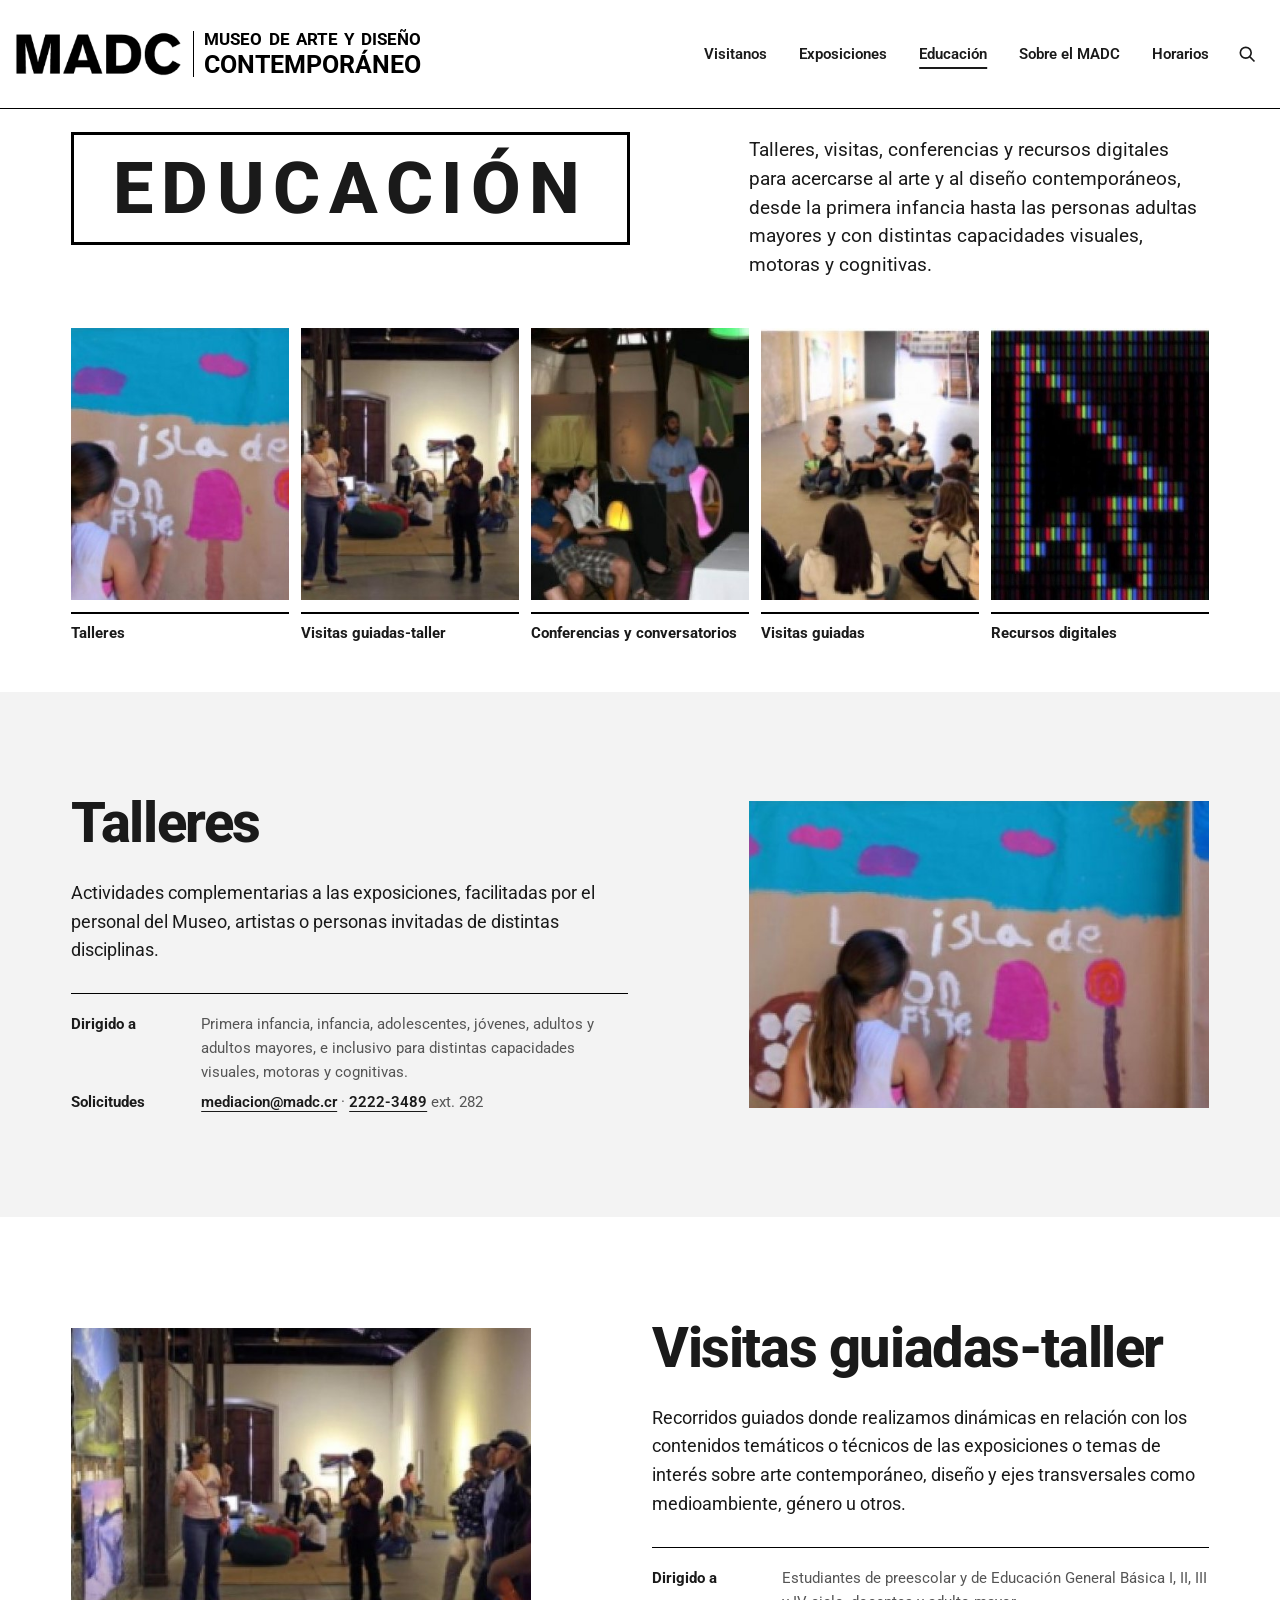
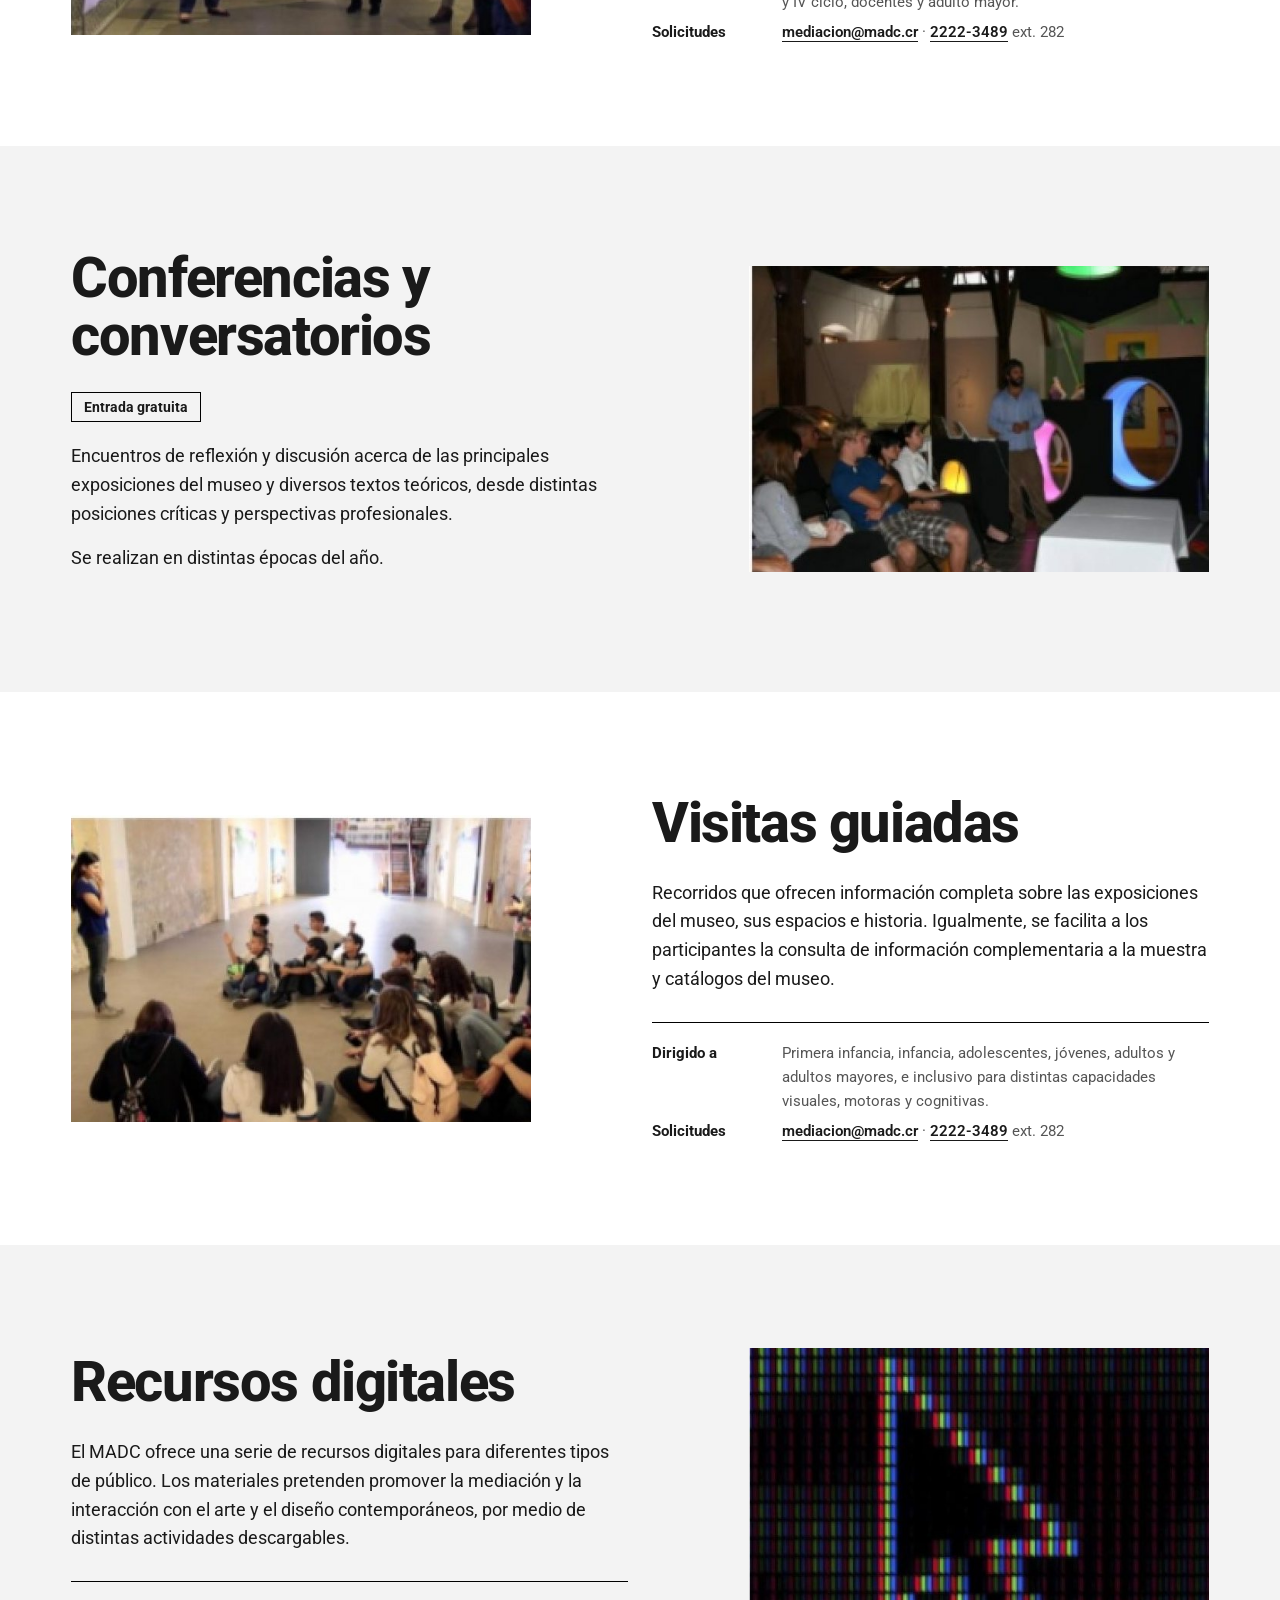
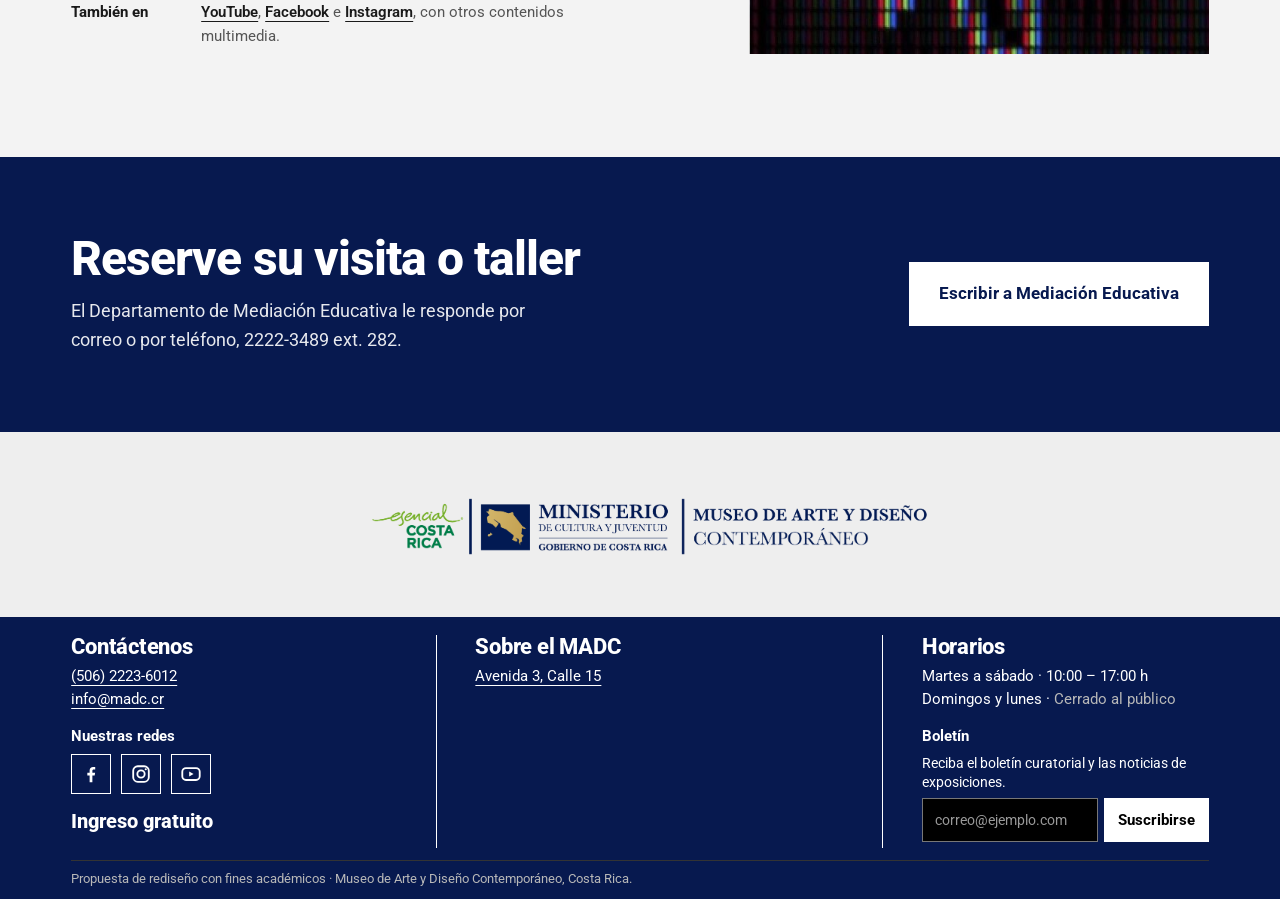
<file: index.html>
<!DOCTYPE html>
<html lang="es">
<head>
<meta charset="UTF-8">
<meta name="viewport" content="width=device-width, initial-scale=1">
<title>Educación | MADC · Museo de Arte y Diseño Contemporáneo</title>
<meta name="description" content="Talleres, visitas guiadas, conferencias y recursos digitales del Departamento de Mediación Educativa del MADC, Museo de Arte y Diseño Contemporáneo de Costa Rica.">
<meta name="theme-color" content="#07194f">
<link rel="icon" href="data:image/svg+xml,%3Csvg xmlns='http://www.w3.org/2000/svg' viewBox='0 0 64 64'%3E%3Crect width='64' height='64' fill='%2307194f'/%3E%3Ctext x='32' y='45' font-family='Arial,sans-serif' font-size='34' font-weight='900' fill='white' text-anchor='middle'%3EM%3C/text%3E%3C/svg%3E">
<link rel="preconnect" href="https://fonts.googleapis.com">
<link rel="preconnect" href="https://fonts.gstatic.com" crossorigin>
<link href="https://fonts.googleapis.com/css2?family=Roboto:wght@300;400;500;700;900&display=swap" rel="stylesheet">
<link rel="stylesheet" href="css/styles.css">
</head>
<body>

<a class="salto" href="#contenido">Saltar al contenido</a>

<header>
  <div class="wrap bar">

    <!-- LOGO: dos contenedores separados.
         1) .marca-sigla  → la imagen "MADC" (reemplace img/madc-sigla.png por su archivo, mismo nombre o cambie el src)
         2) .marca-texto  → el texto centrado y justificado, con la línea vertical -->
    <a class="marca" href="index.html" aria-label="MADC, Museo de Arte y Diseño Contemporáneo, inicio">
      <span class="marca-sigla">
        <img src="img/madc-sigla.png" alt="" width="273" height="70">
      </span>
      <span class="marca-texto" aria-hidden="true">
        <span class="l1">Museo de Arte y Diseño</span>
        <span class="l2">Contemporáneo</span>
      </span>
    </a>

    <button class="menu-btn" type="button" aria-expanded="false" aria-controls="nav">Menú</button>
    <nav id="nav" aria-label="Principal">
      <ul>
        <li><a href="#">Visitanos</a></li>
        <li><a href="#">Exposiciones</a></li>
        <li><a href="#" aria-current="page">Educación</a></li>
        <li><a href="#">Sobre el MADC</a></li>
        <li><a href="#horarios">Horarios</a></li>
        <li><a class="buscar" href="#" aria-label="Buscar"><svg width="20" height="20" viewBox="0 0 24 24" fill="none" stroke="currentColor" stroke-width="2" aria-hidden="true"><circle cx="10.5" cy="10.5" r="6.5"/><path d="M15.5 15.5L21 21"/></svg></a></li>
      </ul>
    </nav>
  </div>
</header>

<main id="contenido">
  <section class="hero">
    <div class="wrap">
      <div class="hero-top">
        <div class="titulo"><h1>EDUCACIÓN</h1></div>
        <p class="intro">Talleres, visitas, conferencias y recursos digitales para acercarse al arte y al diseño contemporáneos, desde la primera infancia hasta las personas adultas mayores y con distintas capacidades visuales, motoras y cognitivas.</p>
      </div>
      <ul class="tira">
        <li><a href="#talleres"><span class="img"><img src="img/talleres.jpg" alt="" width="606" height="401" decoding="async"></span><span class="n">Talleres</span></a></li>
        <li><a href="#visitas-taller"><span class="img"><img src="img/visitas-taller.jpg" alt="" width="605" height="401" decoding="async"></span><span class="n">Visitas guiadas-taller</span></a></li>
        <li><a href="#conferencias"><span class="img"><img src="img/conferencias.jpg" alt="" width="604" height="401" decoding="async"></span><span class="n">Conferencias y conversatorios</span></a></li>
        <li><a href="#visitas"><span class="img"><img src="img/visitas.jpg" alt="" width="606" height="399" decoding="async"></span><span class="n">Visitas guiadas</span></a></li>
        <li><a href="#recursos"><span class="img"><img src="img/recursos.jpg" alt="" width="605" height="425" decoding="async"></span><span class="n">Recursos digitales</span></a></li>
      </ul>
    </div>
  </section>

  <section class="prog gris" id="talleres">
    <div class="wrap">
      <div class="txt">
        <h2>Talleres</h2>
        <p>Actividades complementarias a las exposiciones, facilitadas por el personal del Museo, artistas o personas invitadas de distintas disciplinas.</p>
        <dl class="dato">
          <dt>Dirigido a</dt><dd>Primera infancia, infancia, adolescentes, jóvenes, adultos y adultos mayores, e inclusivo para distintas capacidades visuales, motoras y cognitivas.</dd>
          <dt>Solicitudes</dt><dd><a href="mailto:mediacion@madc.cr">mediacion@madc.cr</a> · <a href="tel:+50622223489">2222-3489</a> ext. 282</dd>
        </dl>
      </div>
      <div class="fig"><img src="img/talleres.jpg" alt="Una niña pinta sobre un mural de papel durante un taller en el museo" width="606" height="401" loading="lazy" decoding="async"></div>
    </div>
  </section>

  <section class="prog inv" id="visitas-taller">
    <div class="wrap">
      <div class="txt">
        <h2>Visitas guiadas-taller</h2>
        <p>Recorridos guiados donde realizamos dinámicas en relación con los contenidos temáticos o técnicos de las exposiciones o temas de interés sobre arte contemporáneo, diseño y ejes transversales como medioambiente, género u otros.</p>
        <dl class="dato">
          <dt>Dirigido a</dt><dd>Estudiantes de preescolar y de Educación General Básica I, II, III y IV ciclo, docentes y adulto mayor.</dd>
          <dt>Solicitudes</dt><dd><a href="mailto:mediacion@madc.cr">mediacion@madc.cr</a> · <a href="tel:+50622223489">2222-3489</a> ext. 282</dd>
        </dl>
      </div>
      <div class="fig"><img src="img/visitas-taller.jpg" alt="Estudiantes sentados en el suelo de una sala, con una guía de pie frente a ellos" width="605" height="401" loading="lazy" decoding="async"></div>
    </div>
  </section>

  <section class="prog gris" id="conferencias">
    <div class="wrap">
      <div class="txt">
        <h2>Conferencias y conversatorios</h2>
        <span class="libre">Entrada gratuita</span>
        <p>Encuentros de reflexión y discusión acerca de las principales exposiciones del museo y diversos textos teóricos, desde distintas posiciones críticas y perspectivas profesionales.</p>
        <p>Se realizan en distintas épocas del año.</p>
      </div>
      <div class="fig"><img src="img/conferencias.jpg" alt="Público sentado en una sala escuchando una conferencia" width="604" height="401" loading="lazy" decoding="async"></div>
    </div>
  </section>

  <section class="prog inv" id="visitas">
    <div class="wrap">
      <div class="txt">
        <h2>Visitas guiadas</h2>
        <p>Recorridos que ofrecen información completa sobre las exposiciones del museo, sus espacios e historia. Igualmente, se facilita a los participantes la consulta de información complementaria a la muestra y catálogos del museo.</p>
        <dl class="dato">
          <dt>Dirigido a</dt><dd>Primera infancia, infancia, adolescentes, jóvenes, adultos y adultos mayores, e inclusivo para distintas capacidades visuales, motoras y cognitivas.</dd>
          <dt>Solicitudes</dt><dd><a href="mailto:mediacion@madc.cr">mediacion@madc.cr</a> · <a href="tel:+50622223489">2222-3489</a> ext. 282</dd>
        </dl>
      </div>
      <div class="fig"><img src="img/visitas.jpg" alt="Una mediadora guía a un grupo por una sala de exposición" width="606" height="399" loading="lazy" decoding="async"></div>
    </div>
  </section>

  <section class="prog gris" id="recursos">
    <div class="wrap">
      <div class="txt">
        <h2>Recursos digitales</h2>
        <p>El MADC ofrece una serie de recursos digitales para diferentes tipos de público. Los materiales pretenden promover la mediación y la interacción con el arte y el diseño contemporáneos, por medio de distintas actividades descargables.</p>
        <dl class="dato">
          <dt>También en</dt><dd><a href="#">YouTube</a>, <a href="#">Facebook</a> e <a href="#">Instagram</a>, con otros contenidos multimedia.</dd>
        </dl>
      </div>
      <div class="fig"><img src="img/recursos.jpg" alt="Un cursor de computadora ampliado hasta ver sus píxeles de colores" width="605" height="425" loading="lazy" decoding="async"></div>
    </div>
  </section>

  <section class="banner" aria-labelledby="solicitar">
    <div class="wrap">
      <div>
        <h2 id="solicitar">Reserve su visita o taller</h2>
        <p>El Departamento de Mediación Educativa le responde por correo o por teléfono, 2222-3489 ext. 282.</p>
      </div>
      <a class="btn" href="mailto:mediacion@madc.cr">Escribir a Mediación Educativa</a>
    </div>
  </section>
</main>

<div class="logos">
  <img src="img/logo_madc.png" alt="Esencial Costa Rica · Ministerio de Cultura y Juventud, Gobierno de Costa Rica · Museo de Arte y Diseño Contemporáneo" width="640" height="93">
</div>

<footer>
  <div class="wrap">
    <div class="fgrid">
      <div>
        <h3>Contáctenos</h3>
        <ul>
          <li><a href="tel:+50622236012">(506) 2223-6012</a></li>
          <li><a href="mailto:info@madc.cr">info@madc.cr</a></li>
        </ul>
        <h4>Nuestras redes</h4>
        <ul class="redes">
          <li><a href="#" aria-label="Facebook"><svg viewBox="0 0 24 24" aria-hidden="true"><path fill="currentColor" d="M13.5 21v-7.5h2.5l.5-3h-3V8.6c0-.9.3-1.5 1.6-1.5h1.5V4.4c-.3 0-1.2-.1-2.3-.1-2.3 0-3.8 1.4-3.8 3.9v2.3H8v3h2.5V21h3z"/></svg></a></li>
          <li><a href="#" aria-label="Instagram"><svg viewBox="0 0 24 24" aria-hidden="true"><rect x="3.5" y="3.5" width="17" height="17" rx="5" fill="none" stroke="currentColor" stroke-width="2"/><circle cx="12" cy="12" r="4" fill="none" stroke="currentColor" stroke-width="2"/><circle cx="17.2" cy="6.8" r="1.2" fill="currentColor"/></svg></a></li>
          <li><a href="#" aria-label="YouTube"><svg viewBox="0 0 24 24" aria-hidden="true"><rect x="2.5" y="5.5" width="19" height="13" rx="4" fill="none" stroke="currentColor" stroke-width="2"/><path fill="currentColor" d="M10 9.2v5.6l4.8-2.8z"/></svg></a></li>
        </ul>
        <p class="gratuito">Ingreso gratuito</p>
      </div>
      <div>
        <h3>Sobre el MADC</h3>
        <p><a href="https://www.google.com/maps/search/?api=1&query=Museo+de+Arte+y+Dise%C3%B1o+Contempor%C3%A1neo+San+Jos%C3%A9" target="_blank" rel="noopener">Avenida 3, Calle 15</a></p>
        <iframe title="Mapa de ubicación del MADC" loading="lazy" referrerpolicy="no-referrer-when-downgrade" src="https://www.google.com/maps?q=Museo+de+Arte+y+Dise%C3%B1o+Contempor%C3%A1neo+San+Jos%C3%A9&amp;output=embed"></iframe>
      </div>
      <div id="horarios">
        <h3>Horarios</h3>
        <p>Martes a sábado · 10:00 – 17:00 h</p>
        <p>Domingos y lunes · <span class="cerrado">Cerrado al público</span></p>
        <h4>Boletín</h4>
        <form class="boletin" id="form-boletin" novalidate>
          <label for="correo">Reciba el boletín curatorial y las noticias de exposiciones.</label>
          <input id="correo" type="email" placeholder="correo@ejemplo.com" autocomplete="email" required aria-describedby="ok">
          <button type="submit">Suscribirse</button>
          <p id="ok" role="status" aria-live="polite"></p>
        </form>
      </div>
    </div>
    <p class="legal">Propuesta de rediseño con fines académicos · Museo de Arte y Diseño Contemporáneo, Costa Rica.</p>
  </div>
</footer>

<script src="script.js" defer></script>
</body>
</html>
</file>
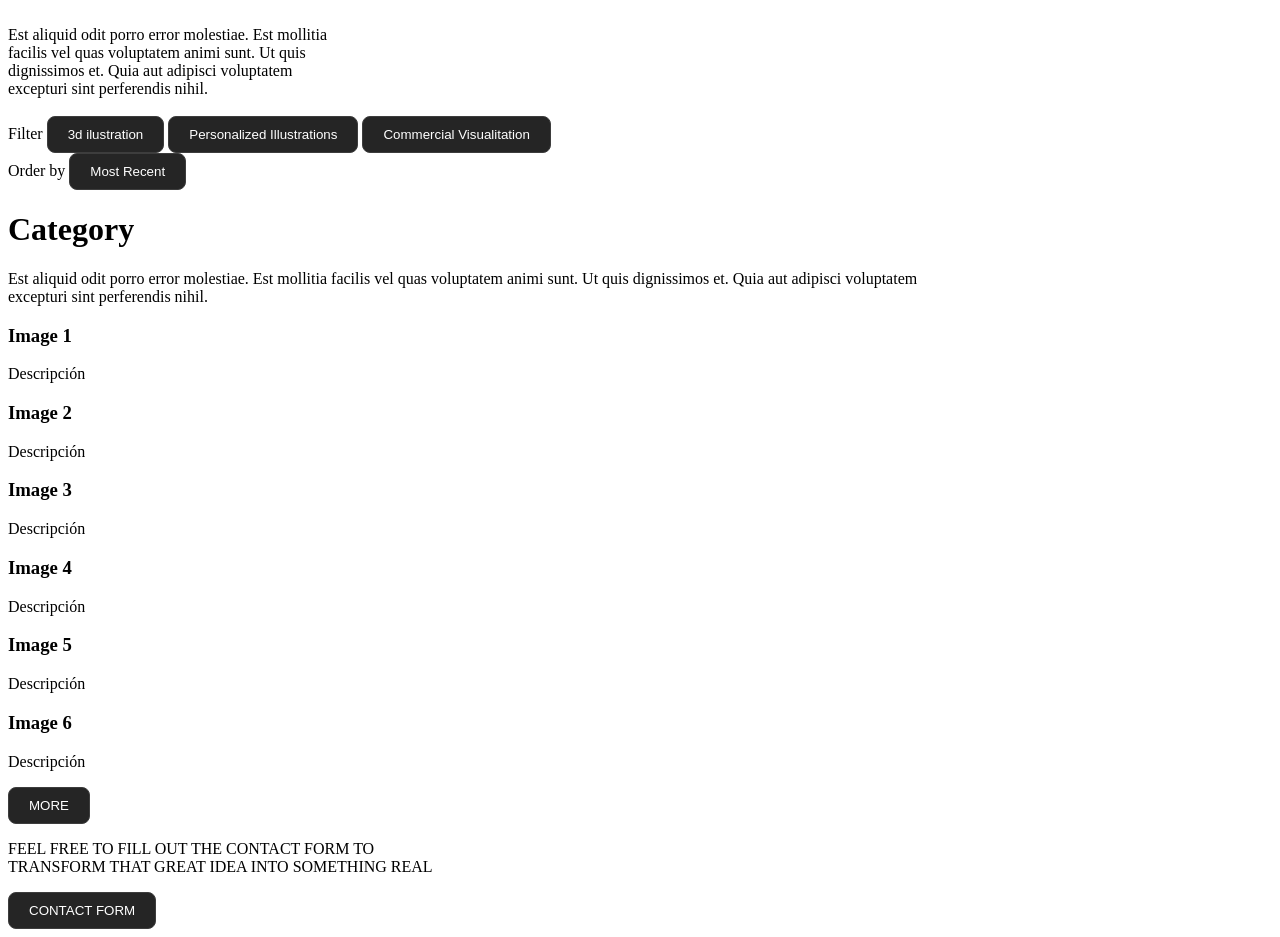
<file: Proyecto Luis/proyecto.html>
<!DOCTYPE html>
<html lang="en">
<head>
    <meta charset="UTF-8">
    <meta name="viewport" content="width, initial-scale=1.0">
    <title>Document</title>
    <link rel="stylesheet" href="proyecto.css">
</head>
<body>

    <!--Navegation/Header section-->
    
    <!--Introductory text section-->
    <div class="text"> 
        <br>Est aliquid odit porro error molestiae. Est mollitia <br>
        facilis vel quas voluptatem animi sunt. Ut quis <br>
        dignissimos et. Quia aut adipisci voluptatem <br>
        excepturi sint perferendis nihil.</br>
    </div>

    <!--Filter buttons section-->
    <div>
    <br>
    <a> Filter </a>
    <button> 3d ilustration </button>
    <button> Personalized Illustrations </button>
    <button> Commercial Visualitation </button>
    </br>
    </div>

    <div>
    Order by 
    <button> Most Recent </button>
    </div>

        <!--Category heading & Description section-->
    <div>
        <h1> Category </h1>
        <a> Est aliquid odit porro error molestiae. Est mollitia facilis vel quas voluptatem animi sunt. Ut quis dignissimos et. Quia aut adipisci voluptatem <br>
            excepturi sint perferendis nihil.</a>
    </div>

        <!--Portfolio cards-->

        <!--Carpeta 1-->
    <div class="Carpeta container">
        <div class= "Carpeta 3d">
        <div class="Carpeta 3d"></div>
        <div class= "Carpeta 3d">
        <h3> Image 1 </h3>
        <p> Descripción </p>
        </div>
    </div>

    <!--Carpeta 2-->
    <div class="Carpeta container">
        <div class= "Carpeta 3d">
        <div class="Carpeta 3d"></div>
        <div class= "Carpeta 3d">
        <h3> Image 2 </h3>
        <p> Descripción </p>
        </div>
    </div>

    <!--Carpeta 3-->
    <div class="Carpeta container">
        <div class= "Carpeta 3d">
        <div class="Carpeta 3d"></div>
        <div class= "Carpeta 3d">
        <h3> Image 3 </h3>
        <p> Descripción </p>
        </div>
    </div>

    <!--Carpeta 4-->
    <div class="Carpeta container">
        <div class= "Carpeta 3d">
        <div class="Carpeta 3d"></div>
        <div class= "Carpeta 3d">
        <h3> Image 4 </h3>
        <p> Descripción </p>
        </div>
    </div>

    <!--Carpeta 5-->
    <div class="Carpeta container">
        <div class= "Carpeta 3d">
        <div class="Carpeta 3d"></div>
        <div class= "Carpeta 3d">
        <h3> Image 5 </h3>
        <p> Descripción </p>
        </div>
    </div>

    <!--Carpeta 6-->
    <div class="Carpeta container">
        <div class= "Carpeta 3d">
        <div class="Carpeta 3d"></div>
        <div class= "Carpeta 3d">
        <h3> Image 6 </h3>
        <p> Descripción </p>
        </div>
    </div>

    <!--Load more button section-->
    
<!-- 1. BOTÓN "MORE" -->
    <div class="more-container">
        <button class="btn-more">MORE</button>
    </div>

    <!-- 2. BANNER / LLAMADO A LA ACCIÓN (BLOQUE VERDE) -->
    <section class="contact-banner">
        <p>FEEL FREE TO FILL OUT THE CONTACT FORM TO<br>TRANSFORM THAT GREAT IDEA INTO SOMETHING REAL</p>
        <button class="btn-contact">CONTACT FORM</button>
    </section>

</body>
</html>

</body>
</html>
</file>
<file: css/styles.css>
/* ============================================================
  VARIABLES
=============================================================== */
:root{
  --negro:#000;
  --blanco:#fff;
  --banda:#f3f3f3;
  --linea:#d6d6d6;
  --fondo:#eee;
  --marino:#07194f;
  --texto:#1a1a1a;
  --gris: #444; 
  --suave:#555;
  --pad:clamp(20px,4vw,56px);

  /* Altura de las letras "MADC" del logo. Todo el logo se escala a partir de este valor. */
  --logo-h:clamp(34px,3.4vw,56px);
}

*{box-sizing:border-box;margin:0}

html{scroll-behavior:smooth;scroll-padding-top:calc(var(--logo-h) * 2.8)}

body{
  font-family:"Roboto",sans-serif;
  color:var(--texto);
  background:var(--blanco);
  line-height:1.6;
  font-size:17px;
  -webkit-font-smoothing:antialiased;
  overflow-x:hidden;
}

img{max-width:100%}

a{color:inherit;text-underline-offset:4px}

:focus-visible{outline:3px solid var(--marino);outline-offset:3px}

/* Sobre fondos oscuros el foco debe ser claro */
.banner :focus-visible,
footer :focus-visible{outline-color:var(--blanco)}

.wrap{max-width:1240px;margin:0 auto;padding:0 var(--pad)}

/* Enlace para saltar al contenido (visible solo con teclado) */
.salto{
  position:absolute;
  left:12px;top:-60px;
  z-index:50;
  background:var(--marino);
  color:var(--blanco);
  padding:12px 18px;
  font-weight:700;
  text-decoration:none;
  transition:top .15s;
}
.salto:focus{top:12px}

/* ============================================================
   HEADER Y NAVEGADOR
   ============================================================ */
header{
  position:sticky;
  top:0;
  z-index:20;
  background:var(--blanco);
  border-bottom:1px solid var(--negro);
}

.bar{
  display:flex;
  align-items:center;
  justify-content:space-between;
  gap:24px;
  min-height:80px;
  padding-block:calc(var(--logo-h) * .72);
}

/* Solo el header: ocupa todo el ancho con poco margen lateral,
   como en la captura (logo casi al borde izquierdo). */
header .wrap{
  max-width:none;
  padding-inline:clamp(12px,1vw,20px);
}

/* ---------- LOGO ----------
   Contenedor 1: .marca-sigla  → imagen "MADC"
   Contenedor 2: .marca-texto  → texto centrado/justificado + línea vertical
   Ambos miden lo mismo de alto (--logo-h) y se alinean por el centro. */
.marca{
  display:flex;
  align-items:center;
  text-decoration:none;
  color:var(--negro);
  flex-shrink:0;
}

.marca-sigla{
  display:block;
  height:var(--logo-h);
  flex-shrink:0;
}

.marca-sigla img{
  display:block;
  height:100%;
  width:auto;
  max-width:none;
}

.marca-texto{
  /* el ancho lo define la línea grande; la pequeña se estira a ese ancho */
  width:max-content;
  height:calc(var(--logo-h) * 1.04);
  margin-left:calc(var(--logo-h) * .24);
  padding-left:calc(var(--logo-h) * .24);
  border-left:max(1.5px, calc(var(--logo-h) * .035)) solid var(--negro);
  display:flex;
  flex-direction:column;
  justify-content:space-between;
  font-weight:700;
  text-transform:uppercase;
  line-height:.95;
}

/* Línea 2 (grande): CONTEMPORÁNEO */
.marca-texto .l2{
  display:block;
  font-size:calc(var(--logo-h) * .58);
  letter-spacing:0;
  white-space:nowrap;
}

/* Línea 1 (pequeña): MUSEO DE ARTE Y DISEÑO — justificada al ancho de la línea 2.
   width:0 + min-width:100% hace que NO aporte al ancho del contenedor. */
.marca-texto .l1{
  display:block;
  width:0;
  min-width:100%;
  font-size:calc(var(--logo-h) * .395);
  white-space:nowrap;
  text-align:justify;
  text-align-last:justify;
}

nav ul{
  list-style:none;
  display:flex;
  gap:4px;
  padding:0;
  align-items:center;
}

nav a{
  display:block;
  padding:8px 14px;
  text-decoration:none;
  font-weight:600;
  font-size:15px;
  font-family:"Roboto",sans-serif;
}

nav a:hover{text-decoration:underline}
nav a{white-space:nowrap}

nav a[aria-current]{
  text-decoration:underline;
  text-decoration-thickness:2px;
  text-underline-offset:8px;
}

nav a:focus-visible{outline-offset:-3px}

nav .buscar{padding:8px 10px;display:flex}

.menu-btn{
  display:none;
  background:none;
  border:0;
  font:700 15px "Roboto",sans-serif;
  color:inherit;
  cursor:pointer;
  padding:8px 0;
}

/* ============================================================
  PORTADA "EDUCACIÓN"
=============================================================== */
.hero{padding:clamp(14px,1.8vw,24px) 0 clamp(24px,4vw,48px)}

.hero-top{
  display:grid;
  grid-template-columns:auto minmax(0,46ch);
  justify-content:space-between;
  gap:clamp(20px,4vw,64px);
  align-items:start;
}

.titulo{
  border:3px solid var(--negro);
  padding:clamp(10px,1.4vw,18px) clamp(20px,3vw,44px);
}

.titulo h1{
  font-weight:800;
  font-size:clamp(34px,5.6vw,76px);
  letter-spacing:.12em;
  line-height:1;
}

.intro{
  font-size:clamp(17px,1.5vw,20px);
  line-height:1.5;
  padding-top:4px;
}

.tira{
  display:grid;
  grid-template-columns:repeat(5,1fr);
  gap:12px;
  margin-top:clamp(28px,4vw,48px);
  list-style:none;
  padding:0;
}

.tira a{display:block;text-decoration:none}

.tira .img{
  display:block;
  aspect-ratio:4/5;
  overflow:hidden;
  background:#ddd;
}

.tira img{
  width:100%;
  height:100%;
  object-fit:cover;
  display:block;
  transition:transform .5s ease;
}

.tira a:hover img{transform:scale(1.04)}

.tira span.n{
  display:block;
  margin-top:12px;
  padding-top:10px;
  border-top:2px solid var(--negro);
  font-weight:700;
  font-size:15px;
  line-height:1.3;
}

.tira a:hover span.n{color:var(--marino);text-decoration:underline}

/* ============================================================
  PROGRAMAS
=============================================================== */
.prog{padding:clamp(56px,8vw,112px) 0}

.prog.gris{background:var(--banda)}

.prog .wrap{
  display:grid;
  grid-template-columns:repeat(12,1fr);
  gap:0 24px;
  align-items:center;
}

.txt{grid-column:1 / span 6}
.fig{grid-column:8 / span 5}

.prog.inv .txt{grid-column:7 / span 6;grid-row:1}
.prog.inv .fig{grid-column:1 / span 5;grid-row:1}

.fig img{
  display:block;
  width:100%;
  height:auto;
  aspect-ratio:3/2;
  object-fit:cover;
}

.prog h2{
  font-weight:800;
  font-size:clamp(32px,4.4vw,60px);
  line-height:1.04;
  letter-spacing:-.025em;
  margin-bottom:26px;
}

.prog p{font-size:18px;max-width:56ch;margin-bottom:16px}

.dato{
  display:grid;
  grid-template-columns:110px 1fr;
  gap:6px 20px;
  margin-top:28px;
  padding-top:18px;
  border-top:1px solid var(--negro);
  font-size:15px;
}

.dato dt{font-weight:700}
.dato dd{margin:0;color:var(--suave)}
.dato dd a{color:var(--texto);font-weight:600}

.libre{
  display:inline-block;
  border:1.5px solid var(--negro);
  padding:3px 12px;
  font-weight:700;
  font-size:14px;
  margin-bottom:20px;
}

/* ============================================================
  BANNER
=============================================================== */
.banner{
  background:var(--marino);
  color:var(--blanco);
  padding:clamp(40px,6vw,80px) 0;
}

.banner .wrap{
  display:flex;
  flex-wrap:wrap;
  gap:28px 48px;
  justify-content:space-between;
  align-items:center;
}

.banner h2{
  font-weight:800;
  font-size:clamp(28px,4vw,48px);
  line-height:1.08;
  letter-spacing:-.02em;
  max-width:24ch;
}

.banner p{margin-top:12px;max-width:46ch;font-size:18px;opacity:.9}

.btn{
  display:inline-block;
  background:var(--blanco);
  color:var(--marino);
  padding:16px 28px;
  font-weight:700;
  text-decoration:none;
  border:2px solid var(--blanco);
  transition:background .15s,color .15s;
}

/* Hover: fondo azul claro con texto marino (contraste alto, no se pierde el botón) */
.btn:hover,
.btn:focus-visible{
  background:#d9e0ff;
  border-color:#d9e0ff;
  color:var(--marino);
  text-decoration:underline;
  text-underline-offset:4px;
}

/* ============================================================
  LOGOS + FOOTER
=============================================================== */
.logos{
  background:var(--fondo);
  padding:clamp(22px,4vw,42px) var(--pad);
  text-align:center;
}

.logos img{width:min(100%,640px);height:auto}

footer{
  background:var(--marino);
  color:var(--blanco);
  padding:18px 0 10px;
}

.fgrid{
  display:grid;
  grid-template-columns:1fr 1.25fr 1fr;
  gap:clamp(20px,3vw,40px);
}

.fgrid>div+div{
  border-left:1px solid #fff;
  padding-left:clamp(20px,3vw,44px);
}

footer h3{
  font-weight:800;
  font-size:22px;
  letter-spacing:-.01em;
  margin-bottom:6px;
  line-height:1.1;
}

footer h4{font-weight:700;font-size:15px;margin:14px 0 6px}

footer p,footer li{font-size:15px;line-height:1.5}

footer ul{list-style:none;padding:0}


.cerrado{color:#b8b8b8}

/* Iconos de redes sociales (reemplazan los nombres) */
.redes{display:flex;gap:10px}

.redes a{
  display:flex;
  align-items:center;
  justify-content:center;
  width:40px;
  height:40px;
  border:1.5px solid var(--blanco);
  color:var(--blanco);
  text-decoration:none;
  transition:background .15s,color .15s;
}

.redes a:hover,
.redes a:focus-visible{background:#d9e0ff;border-color:#d9e0ff;color:var(--marino)}

.redes svg{width:22px;height:22px;display:block}

.gratuito{font-weight:800;font-size:20px!important;margin-top:12px}

iframe{width:100%;height:125px;border:0;margin-top:0}

/* Boletín compacto: campo y botón en la misma fila */
.boletin{display:grid;grid-template-columns:1fr auto;gap:6px}

.boletin label,
#ok{grid-column:1 / -1}

.boletin label{font-size:14px;line-height:1.35}

.boletin input{
  padding:10px 12px;
  font-size:14px;
  min-width:0;
  border:1px solid #777;
  background:#000;
  color:#fff;
  font:inherit;
  font-size:14px;
  border-radius:0;
}

.boletin input::placeholder{color:#9a9a9a}

.boletin input[aria-invalid="true"]{border-color:#ff9d9d}

.boletin button{
  padding:10px 14px;
  background:#fff;
  color:#000;
  border:0;
  font:700 15px "Roboto",sans-serif;
  cursor:pointer;
}

.boletin button:hover{background:#d9e0ff}

#ok{font-size:14px;color:#c9c9c9;min-height:0}
#ok.error{color:#ffb3b3}
#ok.exito{color:#b9f0c4}

.legal{
  border-top:1px solid #333;
  margin-top:12px;
  padding-top:8px;
  font-size:13px;
  color:#b8b8b8;
  /* antes: white-space:nowrap → provocaba scroll horizontal en móvil */
  overflow-wrap:anywhere;
}

/* ============================================================
   RESPONSIVE
   ============================================================ */
@media (max-width:1180px) and (min-width:961px){
  nav a{padding:8px 9px;font-size:14px}
  nav ul{gap:0}
}

@media (max-width:960px){
  .menu-btn{display:block}

  nav{
    position:absolute;
    left:0;right:0;top:100%;
    background:#fff;
    border-bottom:1px solid #000;
    display:none;
    max-height:calc(100vh - 80px);
    overflow-y:auto;
  }
  nav.abierto{display:block}

  nav ul{
    flex-direction:column;
    align-items:flex-start;
    padding:10px var(--pad) 16px;
  }

  .hero-top{grid-template-columns:1fr}

  /* 5 imágenes: 3 arriba y 2 abajo (nunca una sola huérfana) */
  .tira{grid-template-columns:repeat(6,1fr)}
  .tira li{grid-column:span 2}
  .tira li:nth-child(n+4){grid-column:span 3}

  .prog .wrap{display:block}
  .fig,.prog.inv .fig{margin-bottom:32px}

  .fgrid{grid-template-columns:1fr}
  .fgrid>div+div{
    border-left:0;
    padding-left:0;
    border-top:1px solid #fff;
    padding-top:18px;
  }

  .fgrid{gap:18px}
  iframe{height:150px}
}

@media (max-width:520px){
  :root{--logo-h:26px}

  .bar{gap:12px}

  .tira{grid-template-columns:repeat(2,1fr)}
  .tira li,
  .tira li:nth-child(n+4){grid-column:auto}
  .tira li:last-child{grid-column:1 / -1}
  .tira li:last-child .img{aspect-ratio:16/9}

  .dato{grid-template-columns:1fr;gap:2px}
  .dato dd{margin-bottom:10px}
}

@media (prefers-reduced-motion:reduce){
  *{transition:none!important;scroll-behavior:auto!important}
}
</file>
<file: Proyecto Luis/proyecto.css>
/* ==========================================
   2. NAVEGACIÓN Y ENCABEZADO
   ========================================== */
header nav {
    display: flex;
    gap: 15px;
    justify-content: flex-end;
    padding: 15px 0;
    border-bottom: 1px solid #2a2a2a;
}

button {
    background-color: #252525;
    color: #ffffff;
    border: 1px solid #3d3d3d;
    padding: 10px 20px;
    border-radius: 8px;
    cursor: pointer;
    transition: all 0.3s ease;
}  

.introductory {
    margin: 30px 0;
    line-height: 1.6;
    color: #666666;
    max-width: 600px;
    text-align: right; /* Alinea el texto a la derecha */
    margin-left: auto; /* Empuja todo el bloque hacia la derecha */
}
</file>
